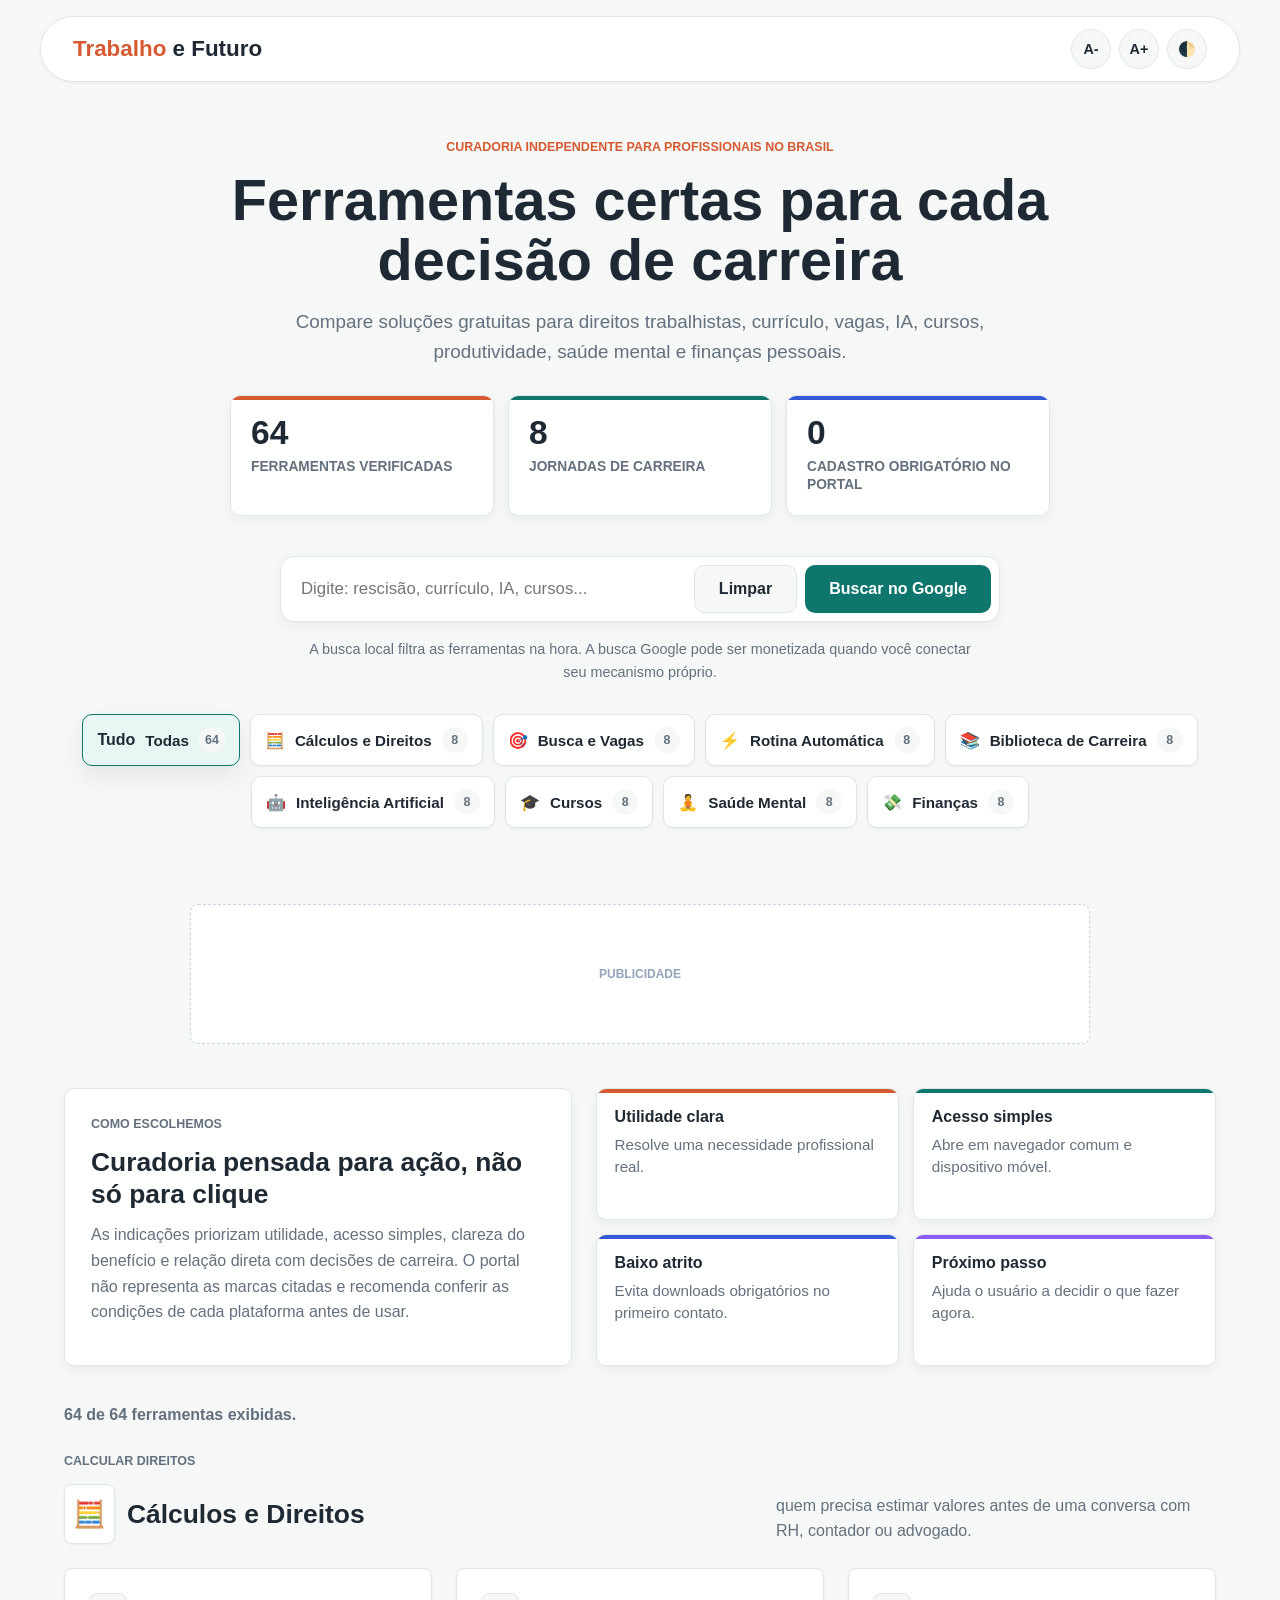
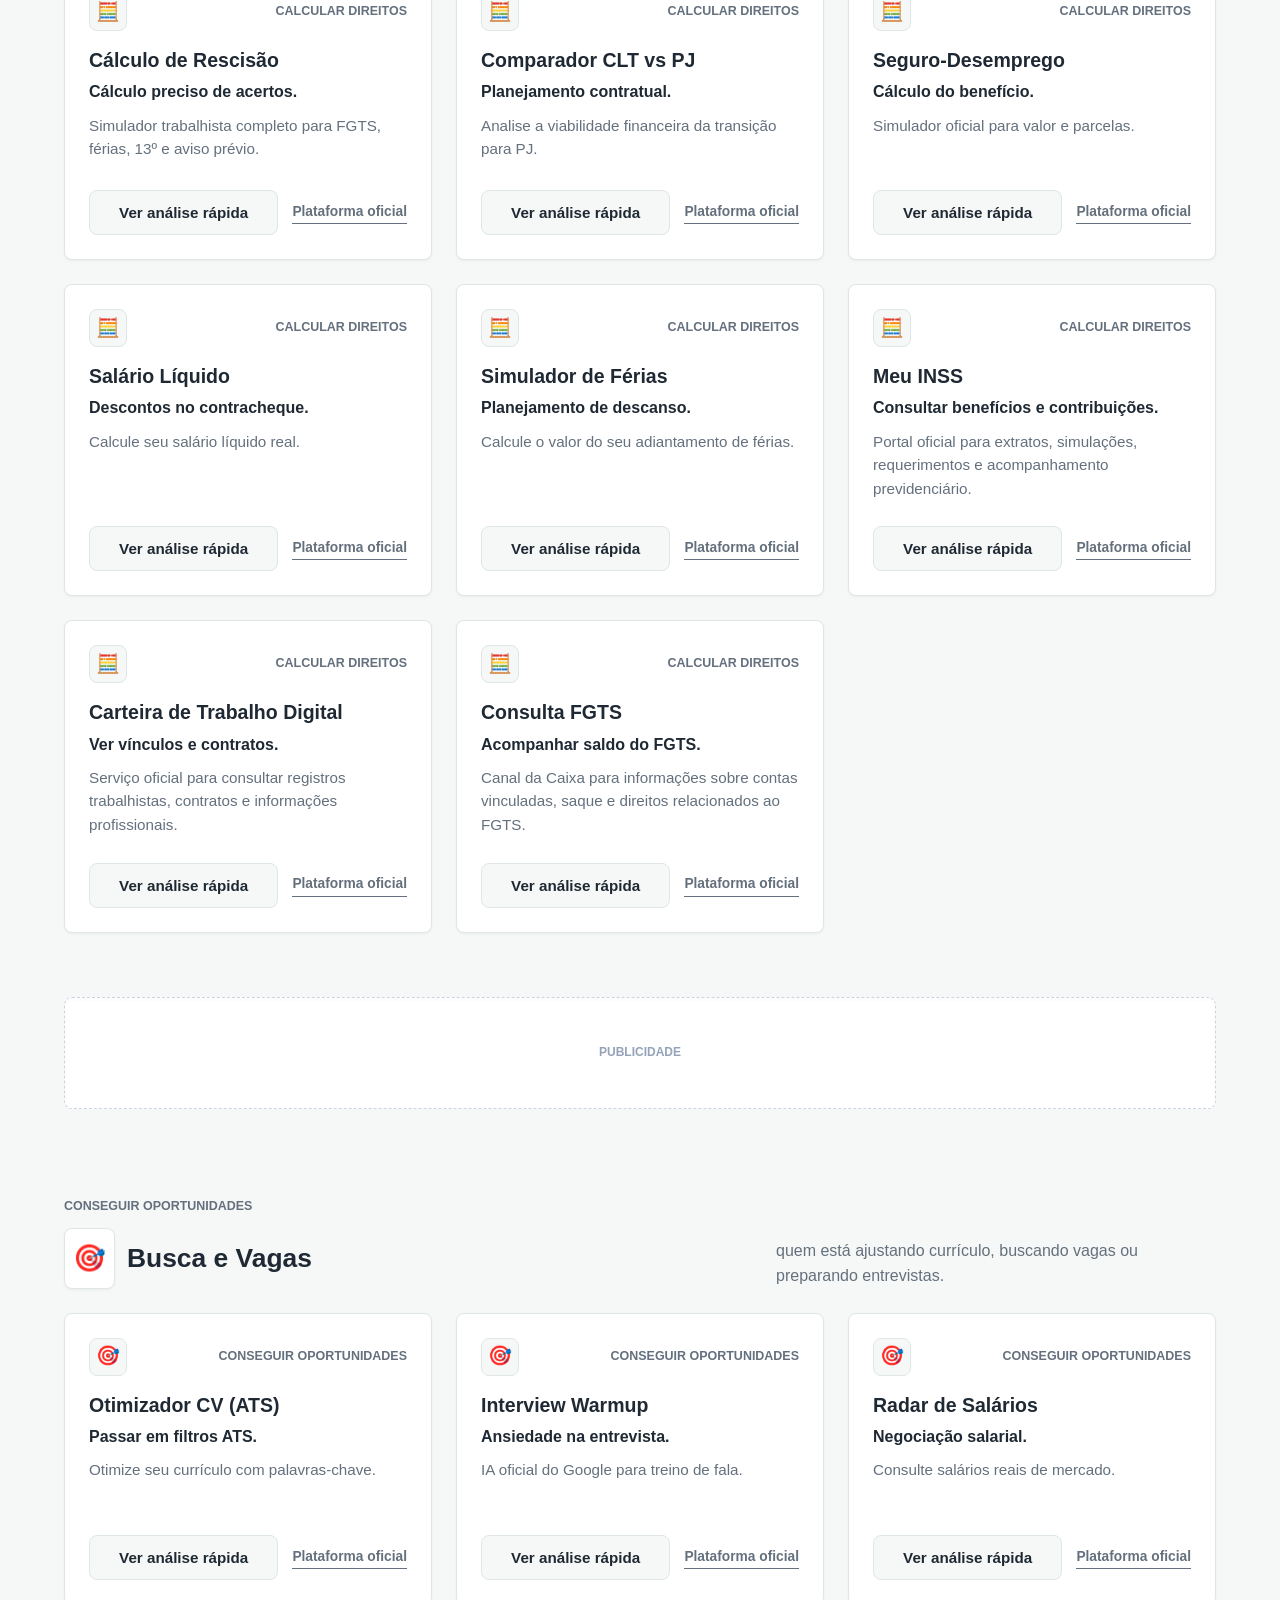
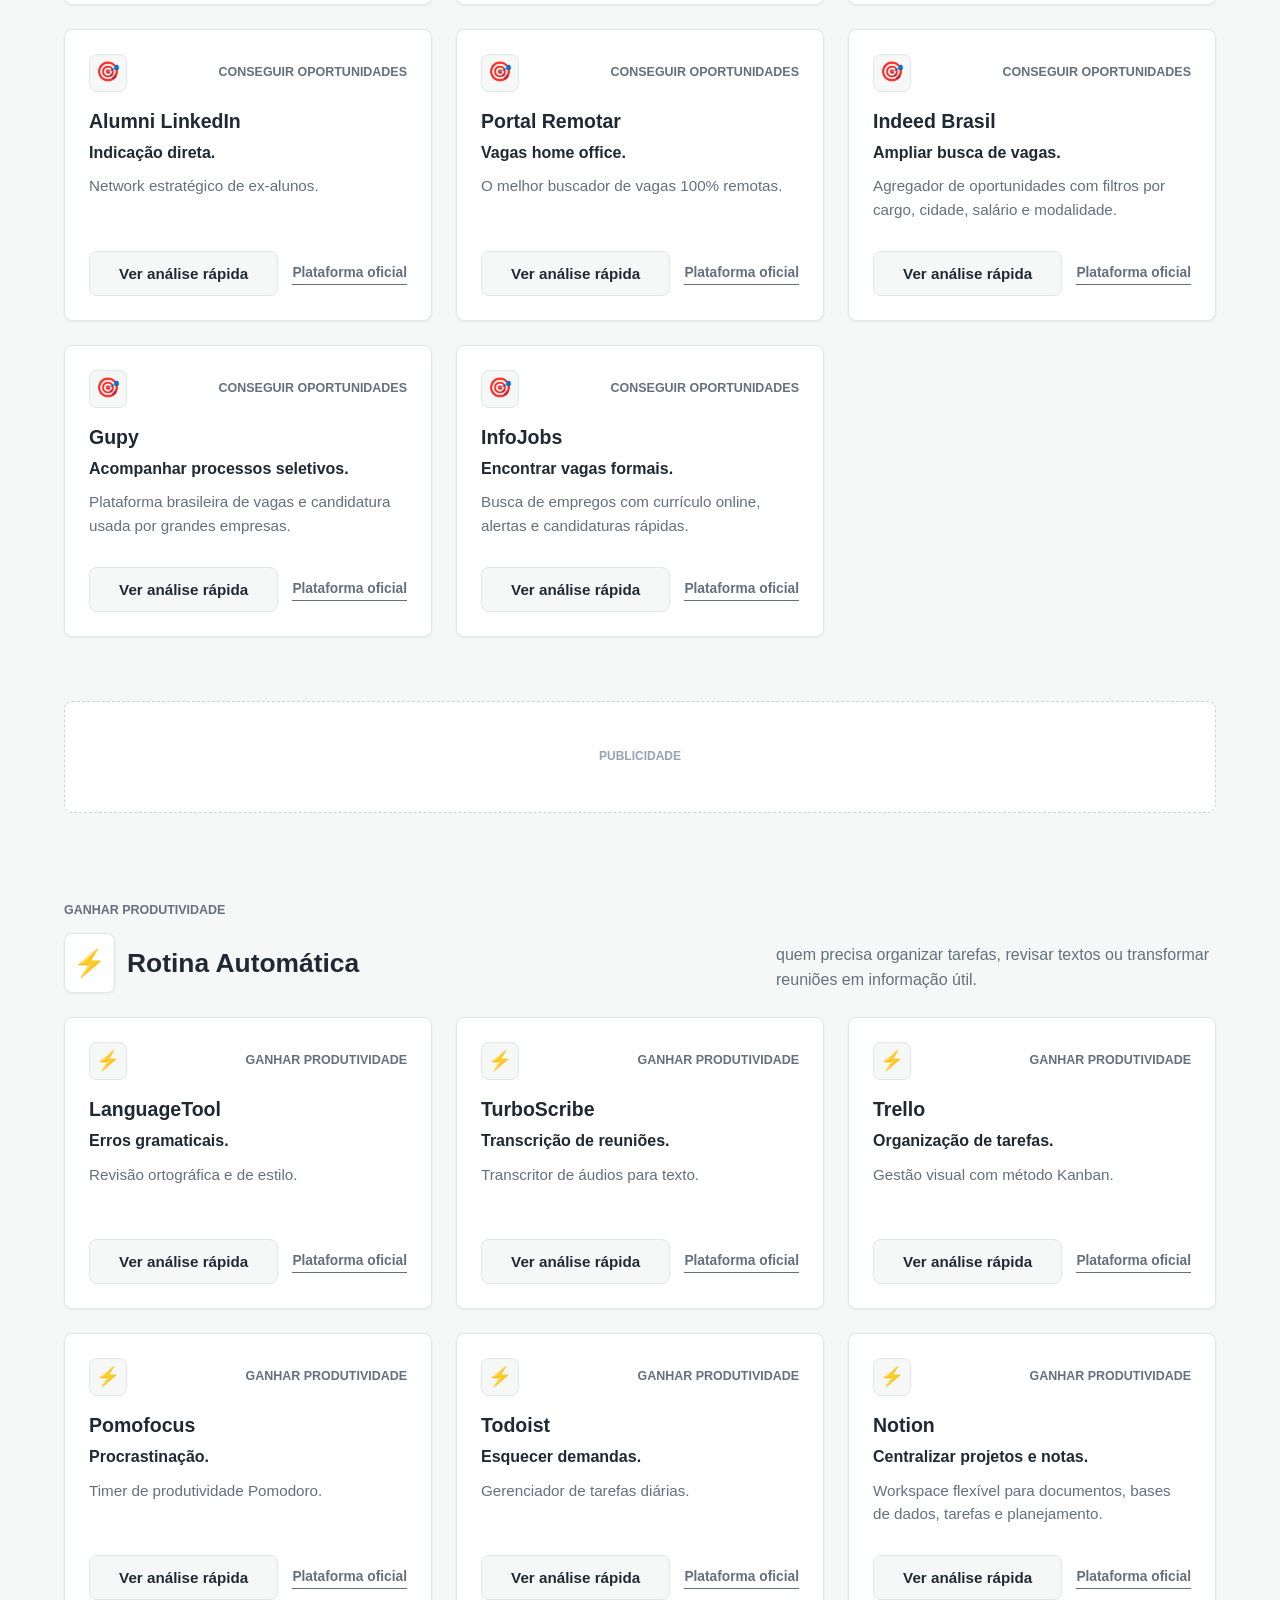
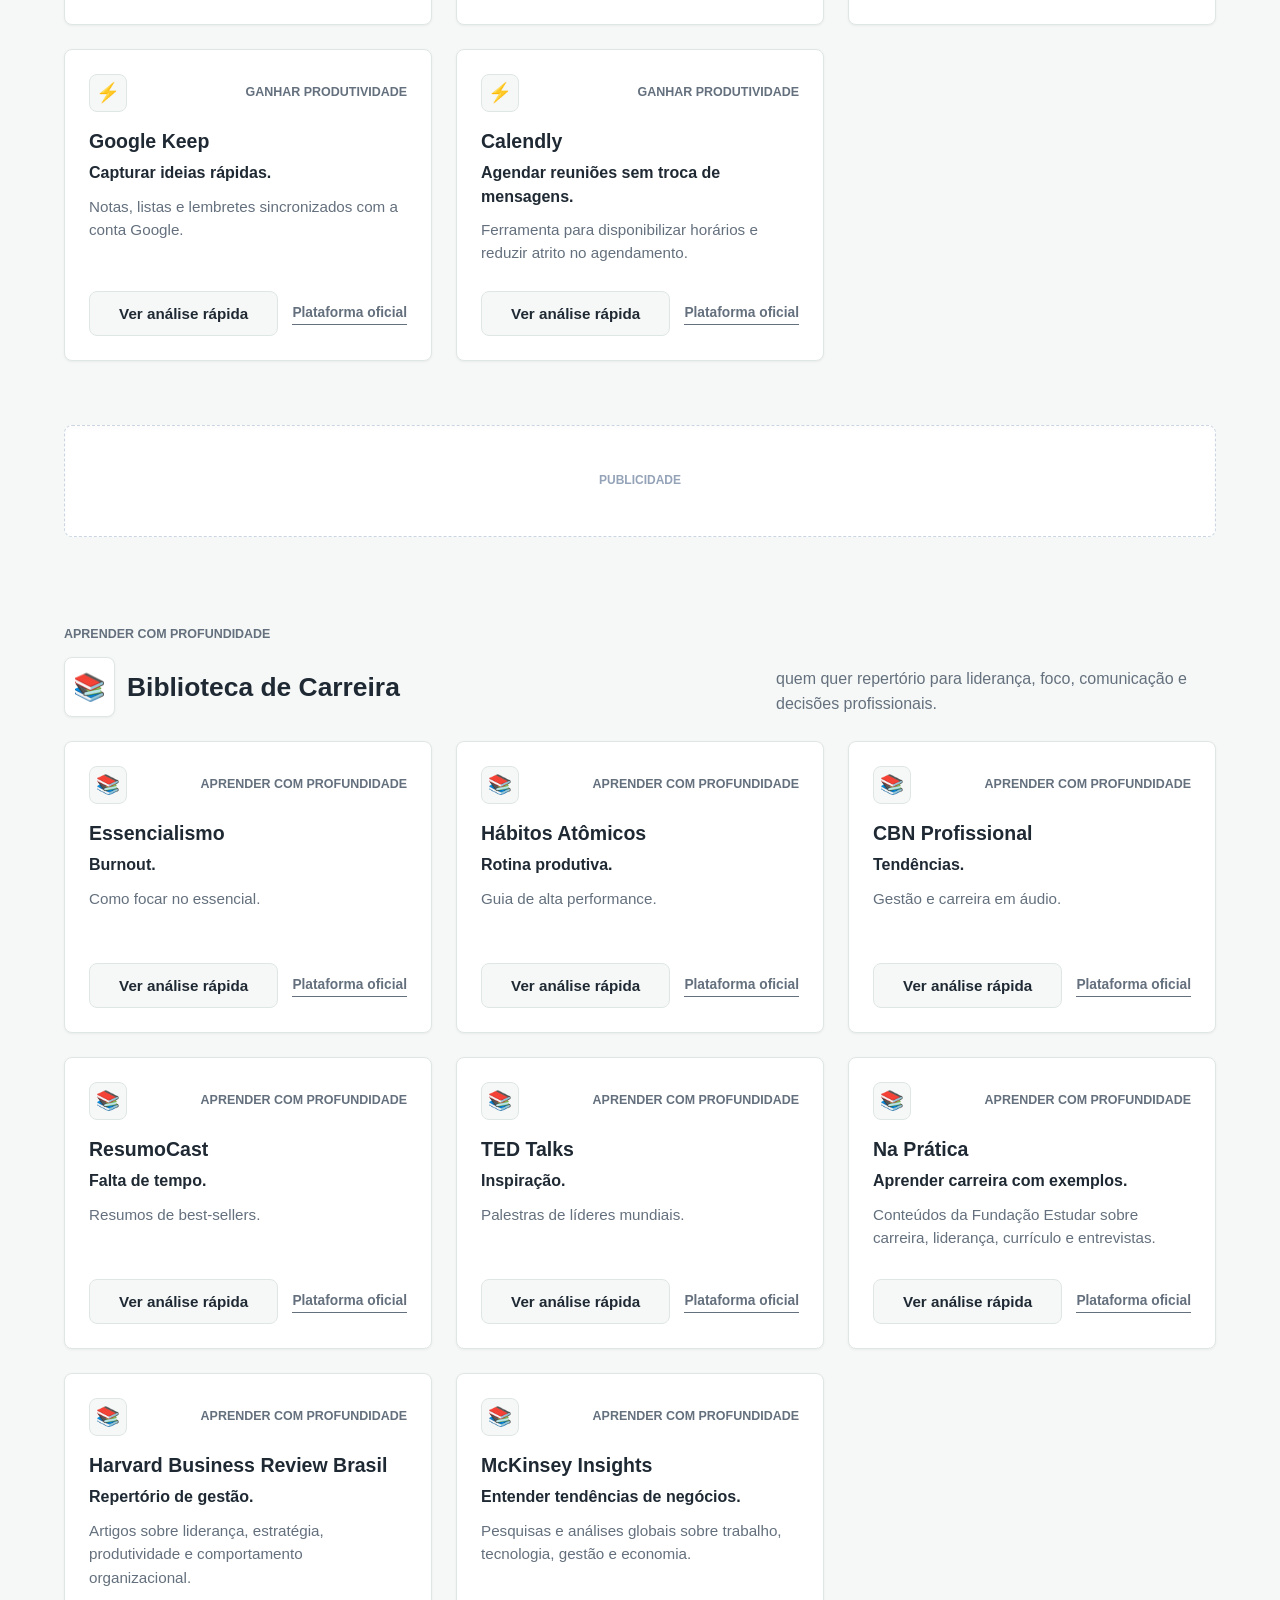
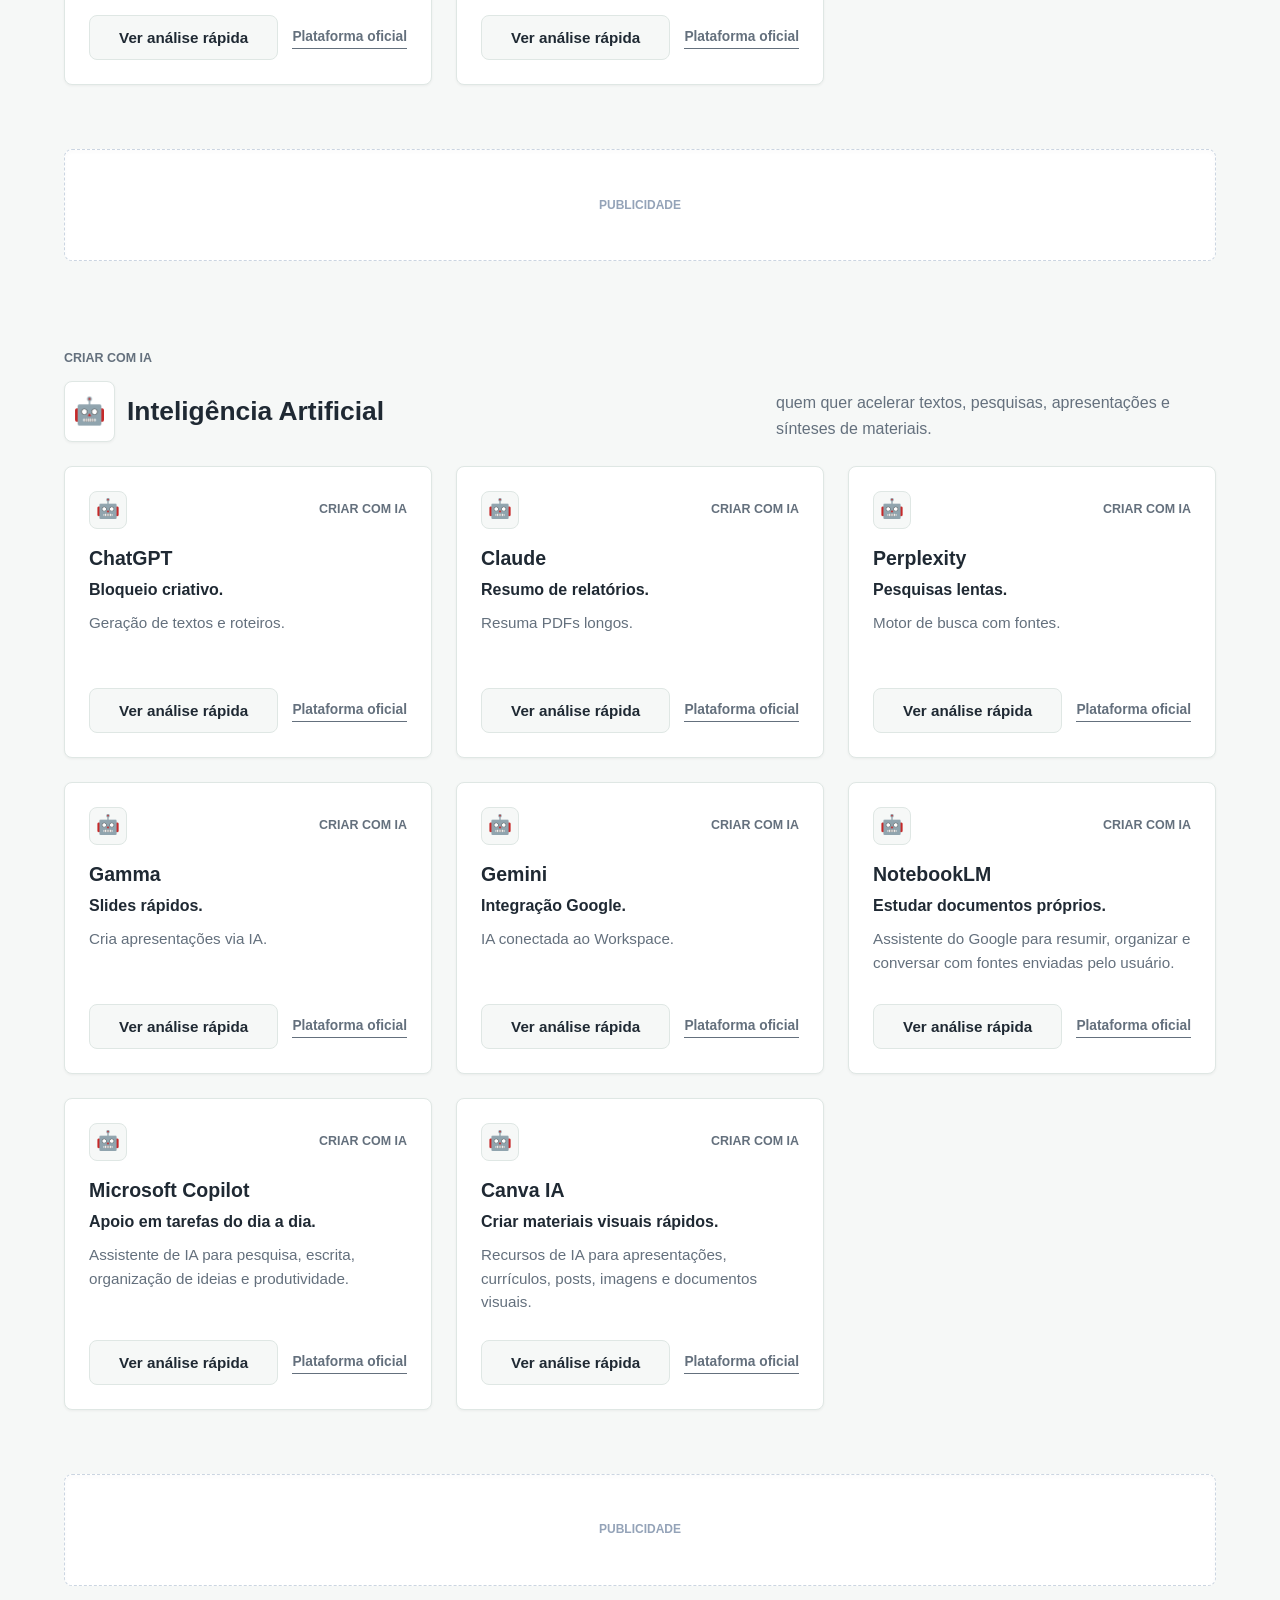
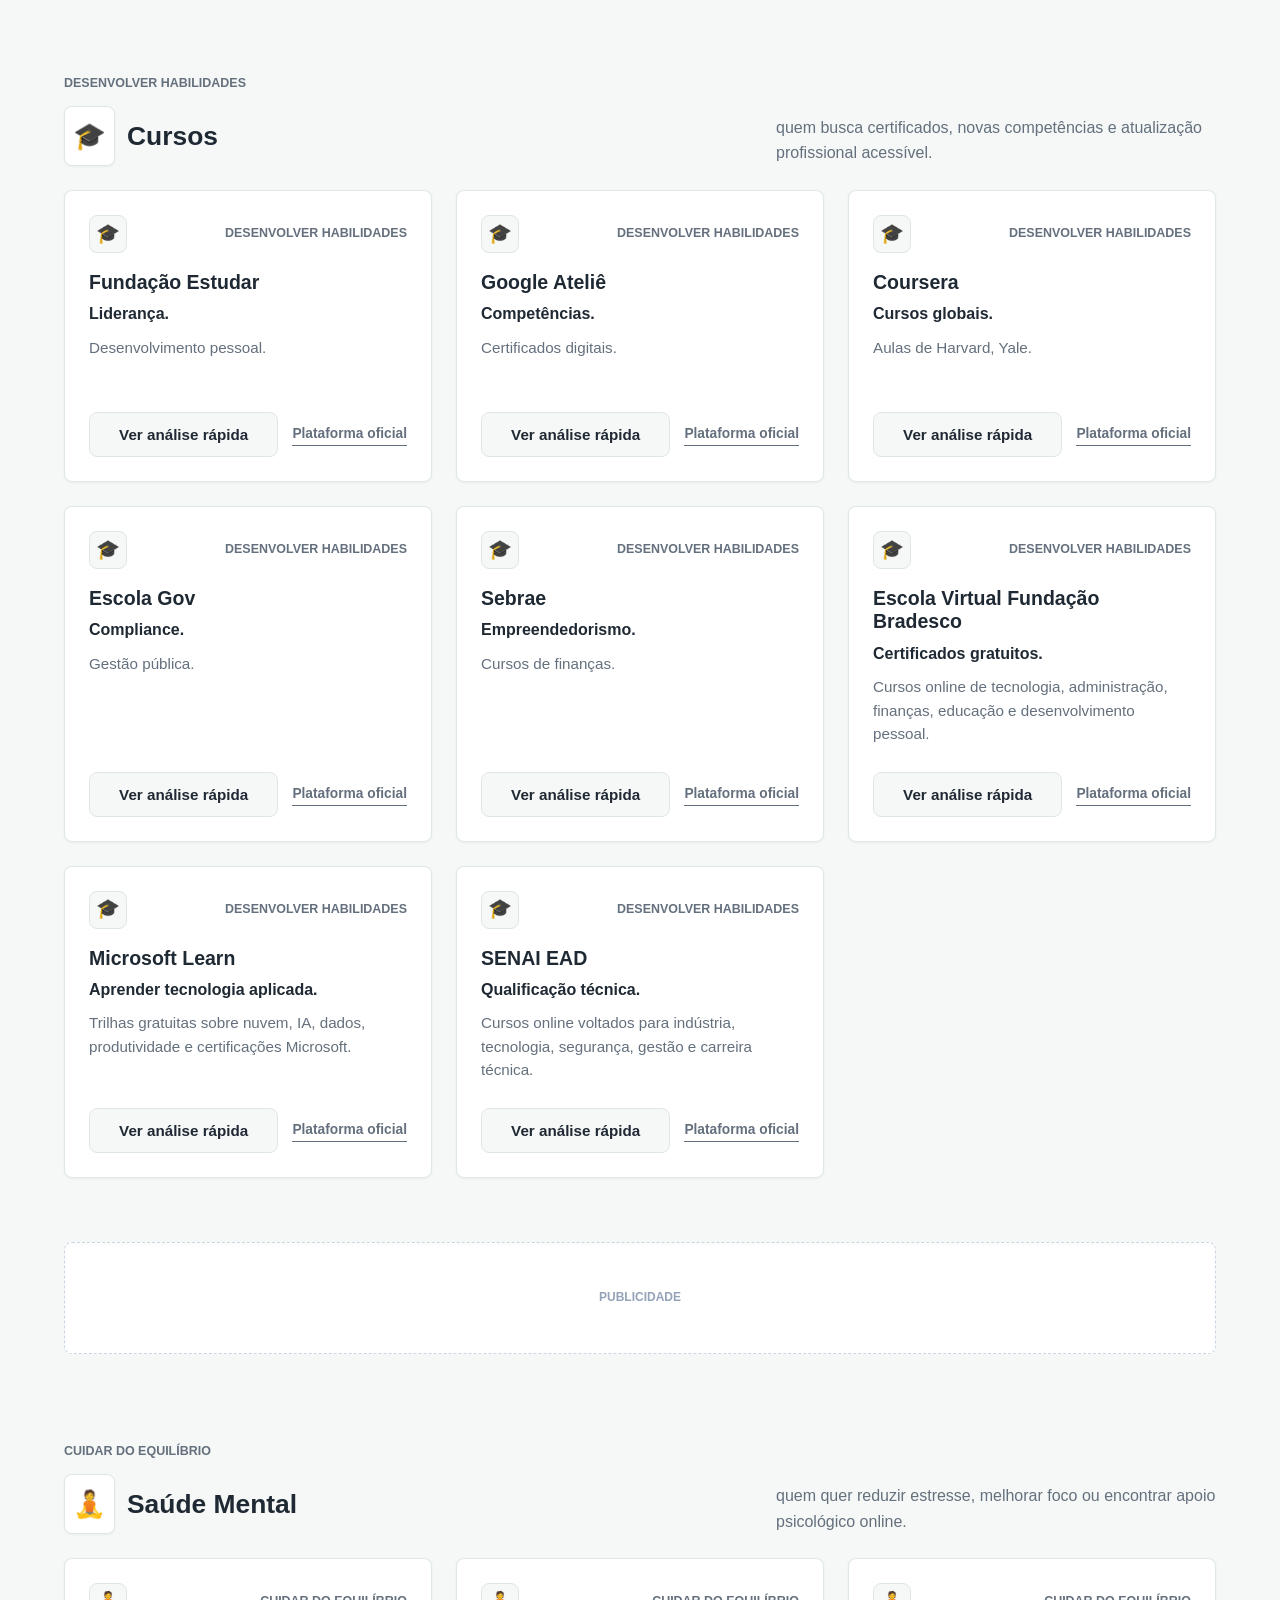
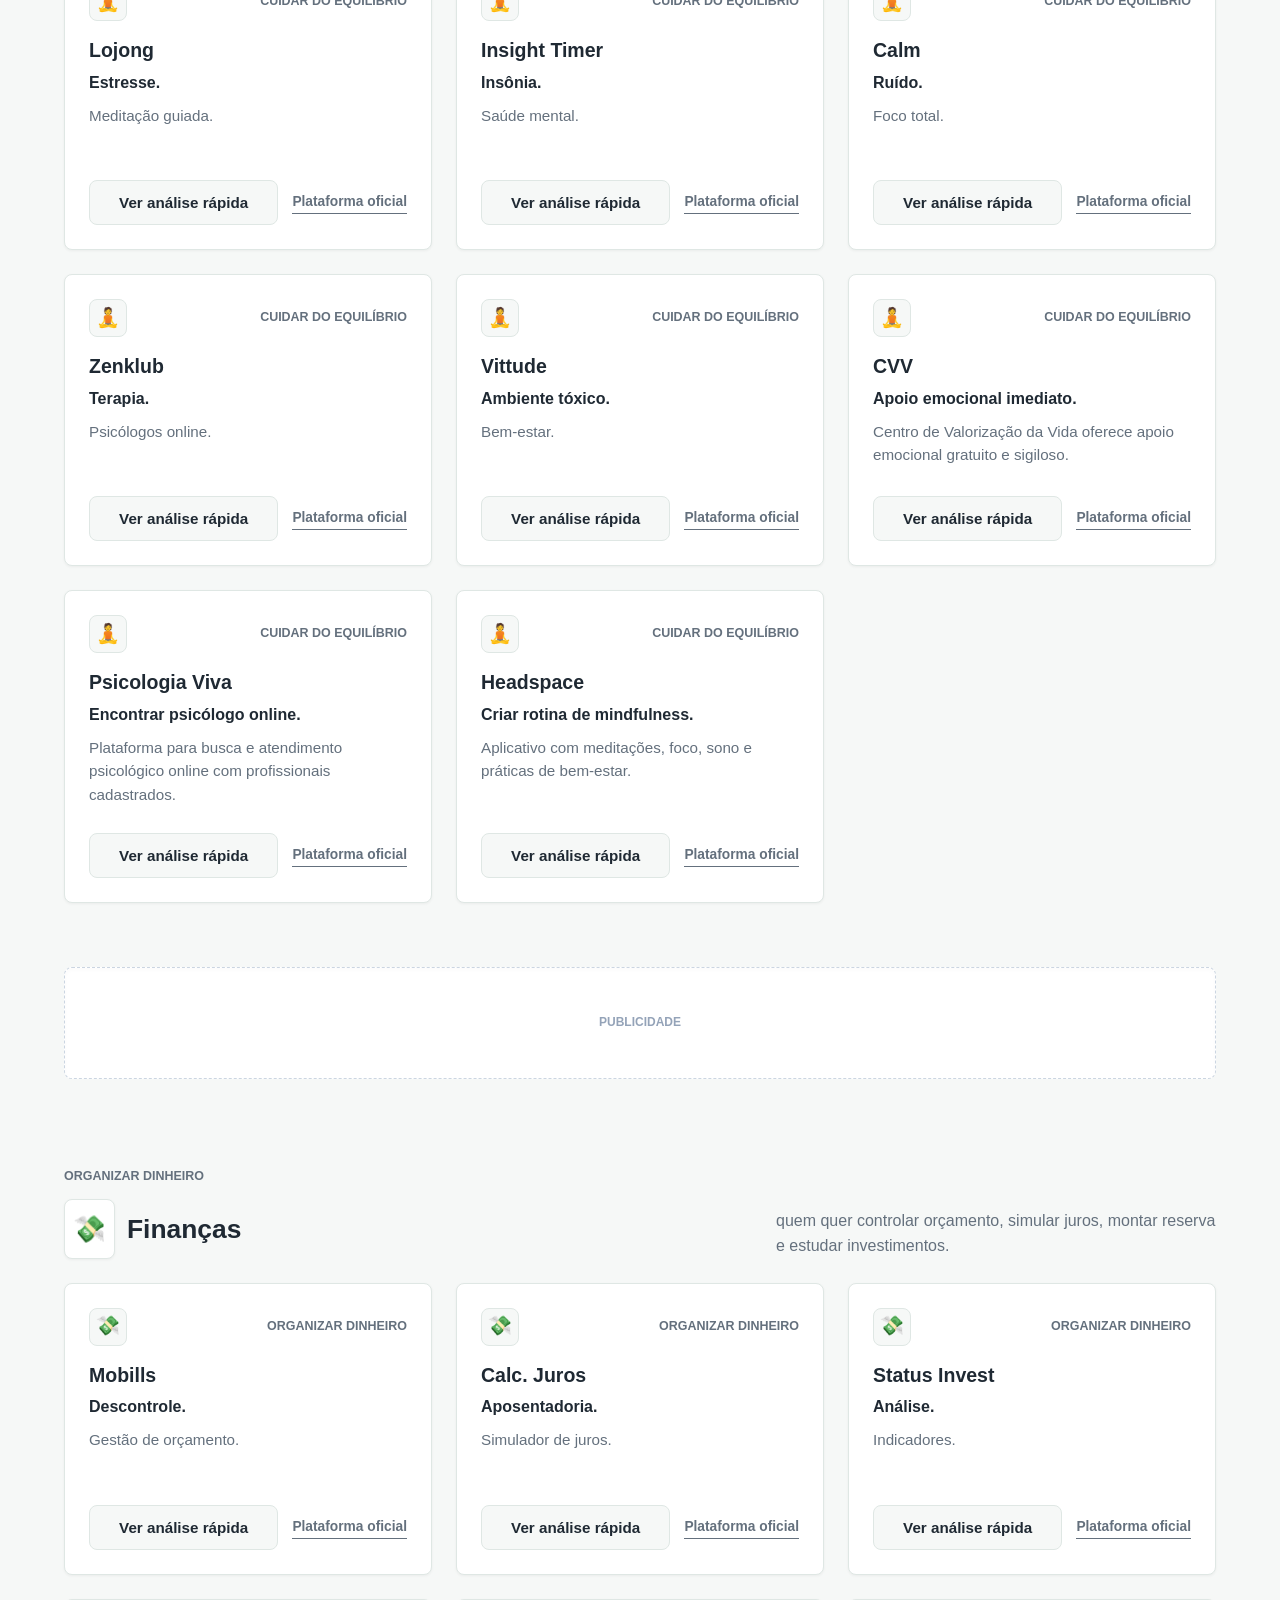
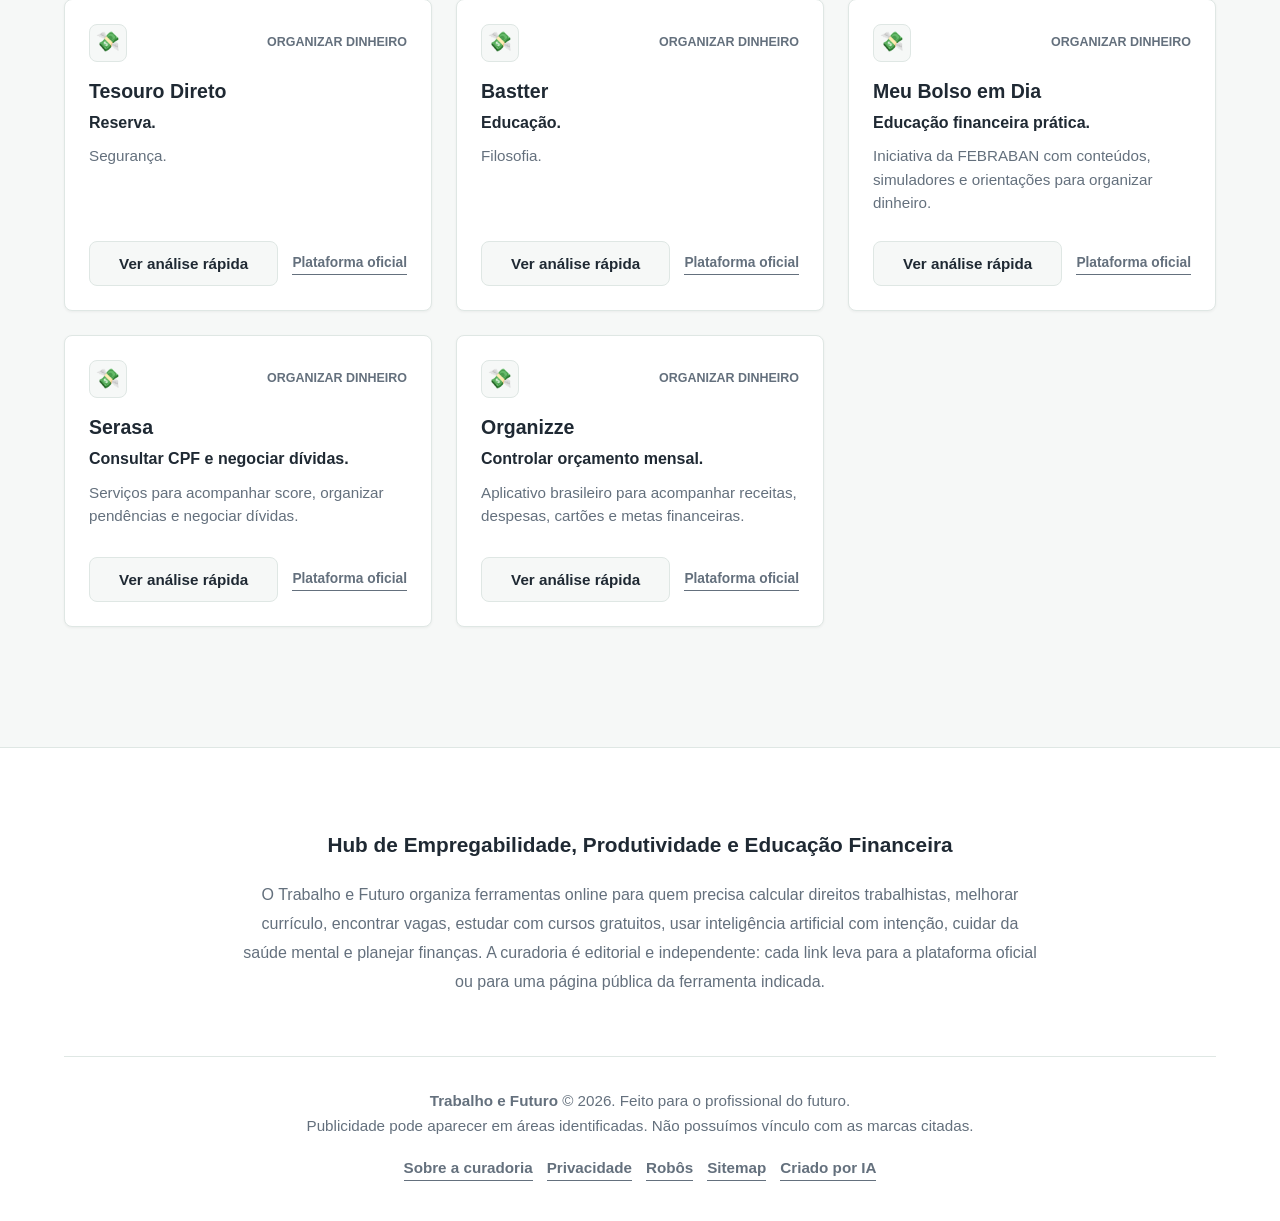
<file: index.html>
<!DOCTYPE html>
<html lang="pt-BR">
<head>
    <!-- Google Tag Manager -->
<script>(function(w,d,s,l,i){w[l]=w[l]||[];w[l].push({'gtm.start':
new Date().getTime(),event:'gtm.js'});var f=d.getElementsByTagName(s)[0],
j=d.createElement(s),dl=l!='dataLayer'?'&l='+l:'';j.async=true;j.src=
'https://www.googletagmanager.com/gtm.js?id='+i+dl;f.parentNode.insertBefore(j,f);
})(window,document,'script','dataLayer','GTM-WC8PTWHC');</script>
<!-- End Google Tag Manager -->
<script>(function(w,d,s,l,i){w[l]=w[l]||[];w[l].push({'gtm.start':new Date().getTime(),event:'gtm.js'});var f=d.getElementsByTagName(s)[0],j=d.createElement(s),dl=l!='dataLayer'?'&l='+l:'';j.async=true;j.src='https://www.googletagmanager.com/gtm.js?id='+i+dl;f.parentNode.insertBefore(j,f);})(window,document,'script','dataLayer','GTM-WC8PTWHC');</script>    
    <meta charset="UTF-8">
    <meta name="viewport" content="width=device-width, initial-scale=1.0">
    <title>Trabalho e Futuro | Ferramentas gratuitas para emprego, IA e finanças</title>
    <meta name="description" content="Curadoria independente de ferramentas gratuitas para carreira: direitos trabalhistas, vagas, currículo, IA, cursos, produtividade, saúde mental e finanças.">
    <meta name="robots" content="index,follow,max-image-preview:large">
    <link rel="canonical" href="https://trabalhoefuturo.com/">
    <meta name="google-adsense-account" content="ca-pub-6821135120244573">
    <link rel="stylesheet" href="style.css">
    <meta property="og:type" content="website">
    <meta property="og:title" content="Trabalho e Futuro | Ferramentas gratuitas para crescer na carreira">
    <meta property="og:description" content="Compare, filtre e acesse ferramentas úteis para emprego, currículo, IA, cursos, produtividade e finanças pessoais.">
    <meta property="og:image" content="https://trabalhoefuturo.com/capa.jpeg">
    <meta property="og:url" content="https://trabalhoefuturo.com/">
    <meta property="og:locale" content="pt_BR">
    <meta name="twitter:card" content="summary_large_image">

    <link rel="manifest" href="manifest.json">
    <meta name="theme-color" content="#f8fafc">
    <link rel="apple-touch-icon" href="icone-192.png">
    <script type="application/ld+json">
    {
      "@context": "https://schema.org",
      "@type": "WebSite",
      "name": "Trabalho e Futuro",
      "url": "https://trabalhoefuturo.com/",
      "description": "Curadoria independente de ferramentas gratuitas para carreira, produtividade, inteligência artificial, cursos, direitos trabalhistas e finanças.",
      "inLanguage": "pt-BR",
      "publisher": {
        "@type": "Organization",
        "name": "Trabalho e Futuro",
        "url": "https://trabalhoefuturo.com/"
      },
      "potentialAction": {
        "@type": "SearchAction",
        "target": "https://trabalhoefuturo.com/?q={search_term_string}",
        "query-input": "required name=search_term_string"
      }
    }
    </script>
</head>
<body>
    <!-- Google Tag Manager (noscript) -->
<noscript><iframe src="https://www.googletagmanager.com/ns.html?id=GTM-WC8PTWHC"
height="0" width="0" style="display:none;visibility:hidden"></iframe></noscript>
<!-- End Google Tag Manager (noscript) -->
    <noscript><iframe src="https://www.googletagmanager.com/ns.html?id=GTM-WC8PTWHC" height="0" width="0" style="display:none;visibility:hidden"></iframe></noscript>
    <a class="skip-link" href="#lista-ferramentas">Ir para ferramentas</a>

    <header class="cabecalho-site">
        <div class="container nav-bar">
            <a class="logotipo" href="./index.html" aria-label="Trabalho e Futuro">Trabalho <span>e Futuro</span></a>
            
            <div class="controles-a11y" aria-label="Controles de Acessibilidade">
                <button type="button" id="btn-fonte-menos" class="btn-a11y" aria-label="Diminuir tamanho da fonte">A-</button>
                <button type="button" id="btn-fonte-mais" class="btn-a11y" aria-label="Aumentar tamanho da fonte">A+</button>
                <button type="button" id="btn-tema" class="btn-a11y" aria-label="Alternar tema claro e escuro">🌓</button>
            </div>
        </div>
    </header>

    <main class="container" id="conteudo-principal">
        
        <section class="hero">
            <p class="hero-kicker">Curadoria independente para profissionais no Brasil</p>
            <h1 class="hero-title">Ferramentas certas para cada decisão de carreira</h1>
            <p class="hero-subtitle">Compare soluções gratuitas para direitos trabalhistas, currículo, vagas, IA, cursos, produtividade, saúde mental e finanças pessoais.</p>
            <div class="hero-metricas" aria-label="Resumo da curadoria">
                <span class="metrica-card metrica-ferramentas"><strong id="total-ferramentas">64</strong><small>ferramentas verificadas</small></span>
                <span class="metrica-card metrica-jornadas"><strong id="total-categorias">8</strong><small>jornadas de carreira</small></span>
                <span class="metrica-card metrica-cadastro"><strong>0</strong><small>cadastro obrigatório no portal</small></span>
            </div>
            
            <div class="busca-container" role="search">
                <label class="sr-only" for="campo-busca">Pesquisar no portal</label>
                <div class="busca-form">
                    <input id="campo-busca" type="search" placeholder="Digite: rescisão, currículo, IA, cursos..." autocomplete="off">
                    <div class="busca-acoes">
                        <button type="button" id="btn-limpar-busca" class="btn-busca secundario">Limpar</button>
                        <button type="button" id="btn-google-busca" class="btn-busca google">Buscar no Google</button>
                    </div>
                </div>
                <p id="google-search-status" class="google-search-status">A busca local filtra as ferramentas na hora. A busca Google pode ser monetizada quando você conectar seu mecanismo próprio.</p>
            </div>
            
            <nav id="bento-menu" class="bento-grid-container" aria-label="Navegação rápida por categorias"></nav>
        </section>

        <section id="google-search-panel" class="google-search-panel hidden" aria-labelledby="google-search-title">
            <div class="google-search-header">
                <div>
                    <p class="section-kicker">Busca Google do portal</p>
                    <h2 id="google-search-title">Resultados complementares</h2>
                </div>
                <button type="button" id="btn-fechar-google" class="btn-busca secundario">Fechar</button>
            </div>
            <div id="google-resultados"></div>
        </section>

        <div class="espaco-respiro"></div>
        <div class="area-adsense ads-vip">
            <p class="ads-label">Publicidade</p>
        </div>
        <div class="espaco-respiro"></div>

        <section class="painel-curadoria" aria-labelledby="titulo-curadoria">
            <div>
                <p class="section-kicker">Como escolhemos</p>
                <h2 id="titulo-curadoria">Curadoria pensada para ação, não só para clique</h2>
                <p>As indicações priorizam utilidade, acesso simples, clareza do benefício e relação direta com decisões de carreira. O portal não representa as marcas citadas e recomenda conferir as condições de cada plataforma antes de usar.</p>
            </div>
            <ul class="criterios-lista" aria-label="Critérios de seleção">
                <li class="criterio-card criterio-utilidade"><strong>Utilidade clara</strong><span>Resolve uma necessidade profissional real.</span></li>
                <li class="criterio-card criterio-acesso"><strong>Acesso simples</strong><span>Abre em navegador comum e dispositivo móvel.</span></li>
                <li class="criterio-card criterio-seguranca"><strong>Baixo atrito</strong><span>Evita downloads obrigatórios no primeiro contato.</span></li>
                <li class="criterio-card criterio-decisao"><strong>Próximo passo</strong><span>Ajuda o usuário a decidir o que fazer agora.</span></li>
            </ul>
        </section>

        <p id="status-resultados" class="status-resultados" aria-live="polite"></p>
        <div id="lista-ferramentas"></div>
    </main>

    <div id="modal-overlay" class="modal-overlay hidden" onclick="fecharAoClicarFora(event)" aria-hidden="true">
        <div id="modal-ferramenta" class="modal-content" role="dialog" aria-modal="true" aria-labelledby="artigo-titulo">
            <button type="button" class="btn-fechar" onclick="fecharTodosModais()" aria-label="Fechar janela">✕</button>
            
            <div class="modal-header-compacto">
                <span id="artigo-emoji" class="emoji-medio" aria-hidden="true"></span>
                <div>
                    <h2 id="artigo-titulo"></h2>
                    <span id="artigo-categoria" class="tag-categoria"></span>
                </div>
            </div>

            <div class="dor-box">
                <strong>Resolve o problema:</strong>
                <p id="artigo-dor"></p>
            </div>

            <div class="artigo-corpo">
                <p id="artigo-descricao"></p>
                <dl class="detalhes-editoriais">
                    <div>
                        <dt>Melhor para</dt>
                        <dd id="artigo-melhor-para"></dd>
                    </div>
                    <div>
                        <dt>Atenção antes de usar</dt>
                        <dd id="artigo-cuidado"></dd>
                    </div>
                </dl>
            </div>

            <div class="acoes-ferramenta">
                <a id="artigo-link" href="#" target="_blank" rel="noopener noreferrer" class="btn-primario">Acessar Plataforma Oficial</a>
                <button type="button" id="btn-reportar" class="btn-reportar-link">Reportar link quebrado</button>
                
                <div class="share-buttons">
                    <p class="share-title">Compartilhar ferramenta útil:</p>
                    <div class="share-icons" id="botoes-compartilhamento"></div>
                </div>
            </div>
            
            <div class="area-adsense ads-modal">
                <p class="ads-label">Publicidade</p>
            </div>
        </div>
    </div>

    <footer class="rodape-site">
        <div class="container">
            <article class="sobre-portal-rodape">
                <h2>Hub de Empregabilidade, Produtividade e Educação Financeira</h2>
                <p>O Trabalho e Futuro organiza ferramentas online para quem precisa calcular direitos trabalhistas, melhorar currículo, encontrar vagas, estudar com cursos gratuitos, usar inteligência artificial com intenção, cuidar da saúde mental e planejar finanças. A curadoria é editorial e independente: cada link leva para a plataforma oficial ou para uma página pública da ferramenta indicada.</p>
            </article>

            <div class="rodape-main">
                <p><strong>Trabalho e Futuro</strong> &copy; 2026. Feito para o profissional do futuro.</p>
                <p>Publicidade pode aparecer em áreas identificadas. Não possuímos vínculo com as marcas citadas.</p>
                <nav class="links-rodape" aria-label="Links institucionais">
                    <a href="sobre.html">Sobre a curadoria</a>
                    <a href="privacidade.html">Privacidade</a>
                    <a href="robots.txt">Robôs</a>
                    <a href="sitemap.xml">Sitemap</a>
                    <a href="https://basalces.com/" target="_blank">Criado por IA</a>
                </nav>
            </div>
        </div>
    </footer>

    <script src="script.js?v=1.0"></script>
</body>
</html>
</file>
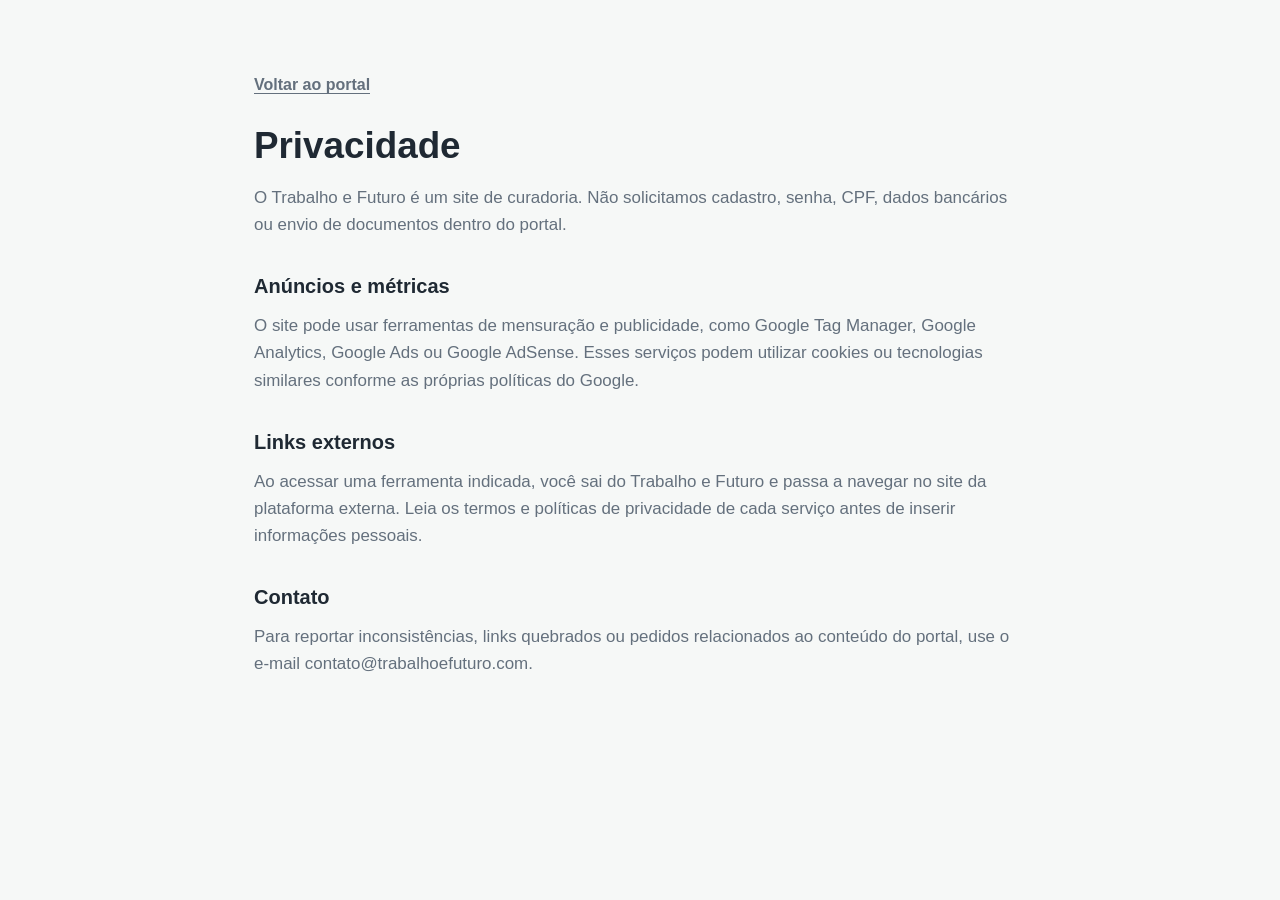
<file: privacidade.html>
<!DOCTYPE html>
<html lang="pt-BR">
<head>
    <meta charset="UTF-8">
    <meta name="viewport" content="width=device-width, initial-scale=1.0">
    <title>Privacidade | Trabalho e Futuro</title>
    <meta name="description" content="Política de privacidade do Trabalho e Futuro, incluindo uso de anúncios, ferramentas externas e dados técnicos.">
    <meta name="robots" content="index,follow">
    <link rel="canonical" href="https://paulinbasalces.github.io/carreirahub/privacidade.html">
    <link rel="stylesheet" href="style.css?v=19">
</head>
<body>
    <main class="container pagina-institucional">
        <a class="link-voltar" href="./index.html">Voltar ao portal</a>
        <h1>Privacidade</h1>
        <p>O Trabalho e Futuro é um site de curadoria. Não solicitamos cadastro, senha, CPF, dados bancários ou envio de documentos dentro do portal.</p>
        <h2>Anúncios e métricas</h2>
        <p>O site pode usar ferramentas de mensuração e publicidade, como Google Tag Manager, Google Analytics, Google Ads ou Google AdSense. Esses serviços podem utilizar cookies ou tecnologias similares conforme as próprias políticas do Google.</p>
        <h2>Links externos</h2>
        <p>Ao acessar uma ferramenta indicada, você sai do Trabalho e Futuro e passa a navegar no site da plataforma externa. Leia os termos e políticas de privacidade de cada serviço antes de inserir informações pessoais.</p>
        <h2>Contato</h2>
        <p>Para reportar inconsistências, links quebrados ou pedidos relacionados ao conteúdo do portal, use o e-mail contato@trabalhoefuturo.com.</p>
    </main>
</body>
</html>
</file>
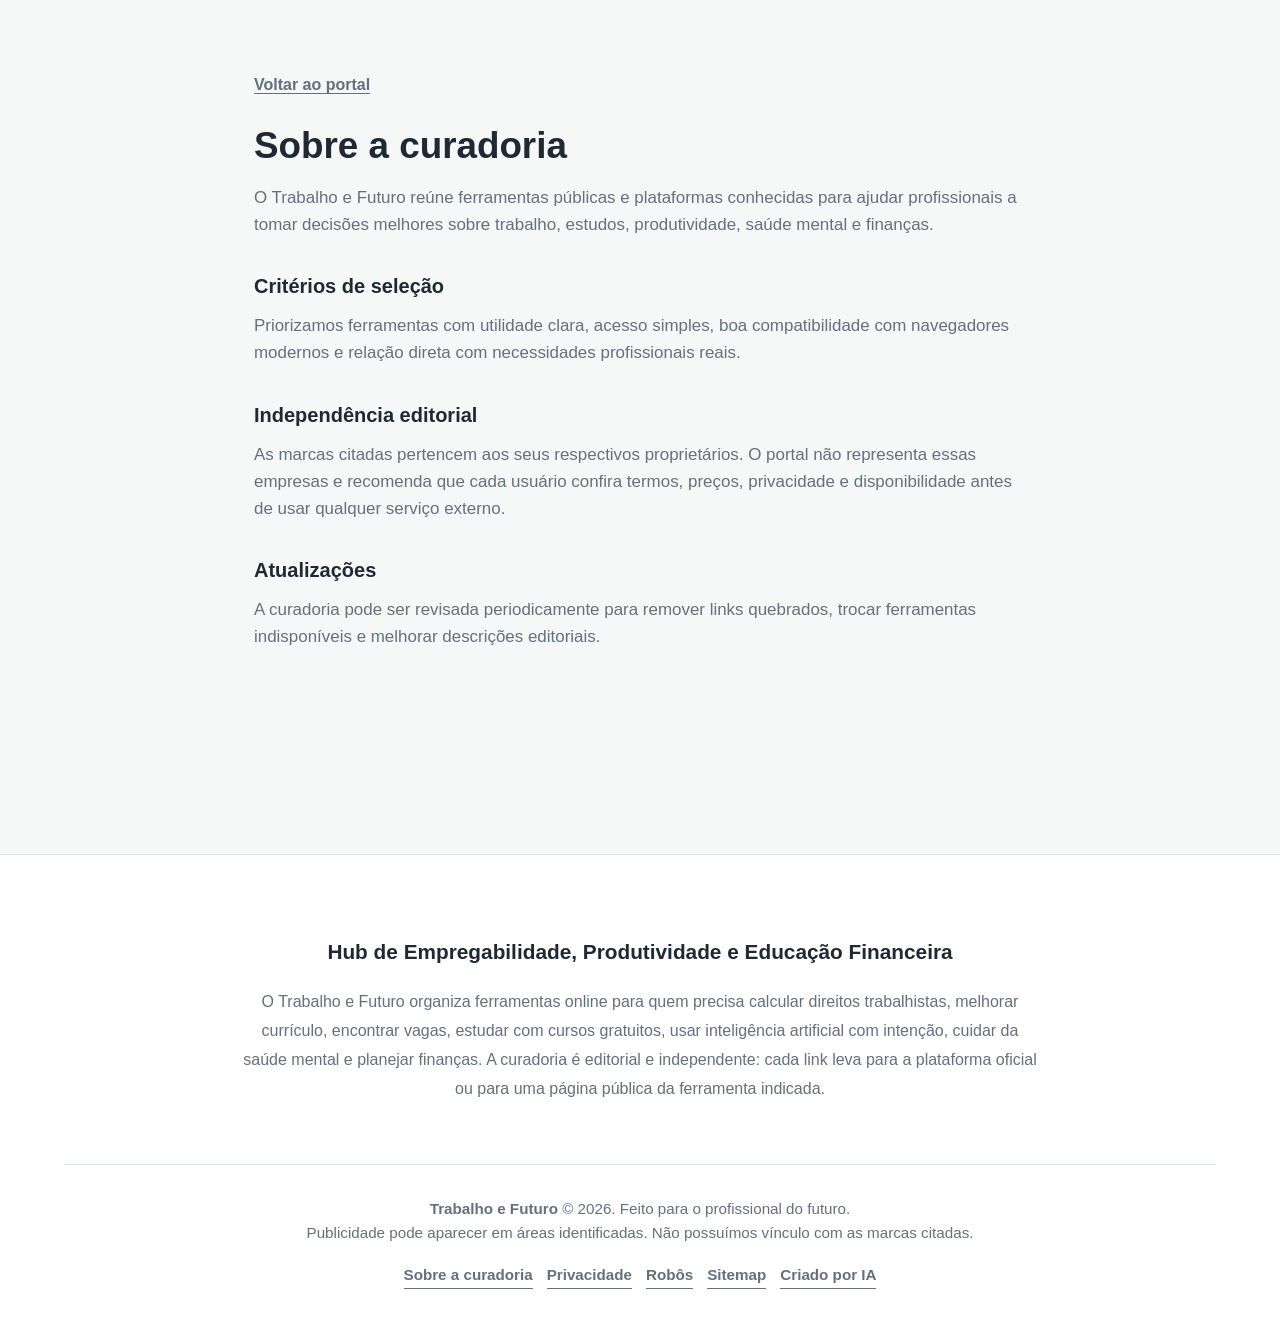
<file: sobre.html>
<!DOCTYPE html>
<html lang="pt-BR">
<head>
    <meta charset="UTF-8">
    <meta name="viewport" content="width=device-width, initial-scale=1.0">
    <title>Sobre a curadoria | Trabalho e Futuro</title>
    <meta name="description" content="Entenda como o Trabalho e Futuro organiza ferramentas de carreira, produtividade, IA, cursos e finanças.">
    <meta name="robots" content="index,follow">
    <link rel="canonical" href="https://trabalhoefuturo.com/sobre.html">
    <link rel="stylesheet" href="style.css?v=19">
</head>
<body>
    <main class="container pagina-institucional">
        <a class="link-voltar" href="./index.html">Voltar ao portal</a>
        <h1>Sobre a curadoria</h1>
        <p>O Trabalho e Futuro reúne ferramentas públicas e plataformas conhecidas para ajudar profissionais a tomar decisões melhores sobre trabalho, estudos, produtividade, saúde mental e finanças.</p>
        <h2>Critérios de seleção</h2>
        <p>Priorizamos ferramentas com utilidade clara, acesso simples, boa compatibilidade com navegadores modernos e relação direta com necessidades profissionais reais.</p>
        <h2>Independência editorial</h2>
        <p>As marcas citadas pertencem aos seus respectivos proprietários. O portal não representa essas empresas e recomenda que cada usuário confira termos, preços, privacidade e disponibilidade antes de usar qualquer serviço externo.</p>
        <h2>Atualizações</h2>
        <p>A curadoria pode ser revisada periodicamente para remover links quebrados, trocar ferramentas indisponíveis e melhorar descrições editoriais.</p>
    </main>

    <footer class="rodape-site">
        <div class="container">
            <article class="sobre-portal-rodape">
                <h2>Hub de Empregabilidade, Produtividade e Educação Financeira</h2>
                <p>O Trabalho e Futuro organiza ferramentas online para quem precisa calcular direitos trabalhistas, melhorar currículo, encontrar vagas, estudar com cursos gratuitos, usar inteligência artificial com intenção, cuidar da saúde mental e planejar finanças. A curadoria é editorial e independente: cada link leva para a plataforma oficial ou para uma página pública da ferramenta indicada.</p>
            </article>

            <div class="rodape-main">
                <p><strong>Trabalho e Futuro</strong> &copy; 2026. Feito para o profissional do futuro.</p>
                <p>Publicidade pode aparecer em áreas identificadas. Não possuímos vínculo com as marcas citadas.</p>
                <nav class="links-rodape" aria-label="Links institucionais">
                    <a href="sobre.html" target="_blank">Sobre a curadoria</a>
                    <a href="privacidade.html" target="_blank">Privacidade</a>
                    <a href="robots.txt" target="_blank">Robôs</a>
                    <a href="sitemap.xml" target="_blank">Sitemap</a>
                    <a href="https://basalces.com/" target="_blank">Criado por IA</a>
                </nav>
            </div>
        </div>
    </footer>
    
</body>
</html>
</file>
<file: style.css>
/* =========================================
   UX 2026: DESIGN SYSTEM SAAS (CLEAN & SPACIOUS)
   ========================================= */

:root {
  --bg-base: #f6f8f7;
  --text-main: #1f2933;
  --text-muted: #64707d;
  --card-bg: #ffffff;
  --accent-primary: #d65a31;
  --accent-secondary: #0f766e;
  --accent-focus: #3657d6;
  --accent-soft: #e9f7f4;
  --border-light: #dfe7e4;
  
  --whatsapp: #25D366; --linkedin: #0077b5; --twitter-x: #0f1419; 
  --telegram: #0088cc; --bluesky: #1185fe; --threads: #000000;
  
  --shadow-sm: 0 1px 3px rgba(0, 0, 0, 0.05);
  --shadow-md: 0 4px 12px rgba(0, 0, 0, 0.05);
  --shadow-hover: 0 10px 25px rgba(0, 0, 0, 0.08);
  
  --radius-card: 8px;
  --radius-pill: 100px;
}

[data-theme="dark"] {
  --bg-base: #111827; --text-main: #f8fafc; --text-muted: #a8b3c1;
  --card-bg: #1f2937; --border-light: #374151; --accent-secondary: #5eead4; --accent-soft: #132f31;
  --twitter-x: #ffffff; --threads: #ffffff;
}

* { box-sizing: border-box; margin: 0; padding: 0; font-family: -apple-system, BlinkMacSystemFont, "SF Pro Display", "Segoe UI", Roboto, sans-serif; -webkit-font-smoothing: antialiased; letter-spacing: 0; }

body { background-color: var(--bg-base); color: var(--text-main); line-height: 1.6; transition: background-color 0.3s, color 0.3s; }
.container { max-width: 1200px; margin: 0 auto; padding: 0 24px; }
.hidden { display: none !important; opacity: 0; pointer-events: none; }
*:focus-visible { outline: 2px solid var(--accent-focus); outline-offset: 4px; border-radius: 8px; }
.sr-only { position: absolute; width: 1px; height: 1px; padding: 0; margin: -1px; overflow: hidden; clip: rect(0, 0, 0, 0); white-space: nowrap; border: 0; }
.skip-link { position: fixed; top: 12px; left: 12px; z-index: 2000; transform: translateY(-140%); background: var(--text-main); color: var(--bg-base); padding: 10px 14px; border-radius: 8px; text-decoration: none; font-weight: 700; }
.skip-link:focus { transform: translateY(0); }

/* --- CABEÇALHO --- */
.cabecalho-site { position: sticky; top: 16px; z-index: 100; margin: 0 24px; }
.nav-bar { background: var(--card-bg); border: 1px solid var(--border-light); border-radius: var(--radius-pill); padding: 12px 32px; box-shadow: var(--shadow-sm); display: flex; justify-content: space-between; align-items: center; transition: 0.3s;}
.logotipo { font-size: 1.4rem; font-weight: 800; color: var(--accent-primary); cursor: pointer; text-decoration: none;}
.logotipo span { color: var(--text-main); }
.controles-a11y { display: flex; gap: 8px; }
.btn-a11y { background: var(--bg-base); border: 1px solid var(--border-light); color: var(--text-main); font-weight: bold; border-radius: 50%; width: 40px; height: 40px; cursor: pointer; transition: 0.2s; display: flex; align-items: center; justify-content: center; font-size: 0.9rem; }
.btn-a11y:hover { background: var(--accent-secondary); color: white; border-color: var(--accent-secondary); }

/* --- HERO SECTION --- */
.hero { text-align: center; padding: 72px 0 32px; }
.hero-kicker, .section-kicker { color: var(--accent-primary); font-size: 0.78rem; font-weight: 800; text-transform: uppercase; margin-bottom: 12px; }
.hero-title { font-size: 3.6rem; font-weight: 850; margin: 0 auto 16px; color: var(--text-main); line-height: 1.05; max-width: 920px; }
.hero-subtitle { font-size: 1.18rem; color: var(--text-muted); margin: 0 auto 28px; font-weight: 400; max-width: 780px; }
.hero-metricas { display: grid; grid-template-columns: repeat(3, minmax(180px, 1fr)); gap: 14px; margin: 0 auto 40px; max-width: 820px; }
.metrica-card { position: relative; overflow: hidden; background: var(--card-bg); border: 1px solid var(--border-light); border-radius: 10px; padding: 20px; color: var(--text-muted); box-shadow: var(--shadow-md); text-align: left; }
.metrica-card::before { content: ""; position: absolute; inset: 0 0 auto 0; height: 4px; background: var(--accent-primary); }
.metrica-card strong { display: block; color: var(--text-main); font-size: 2.1rem; line-height: 1; margin-bottom: 8px; }
.metrica-card small { display: block; color: var(--text-muted); font-size: 0.86rem; font-weight: 800; text-transform: uppercase; line-height: 1.35; }
.metrica-jornadas::before { background: var(--accent-secondary); }
.metrica-cadastro::before { background: var(--accent-focus); }
.busca-form { display: flex; max-width: 720px; margin: 0 auto 30px; background: var(--card-bg); border-radius: 14px; padding: 8px; box-shadow: var(--shadow-md); transition: 0.3s; border: 1px solid var(--border-light); }
.busca-form:focus-within { box-shadow: var(--shadow-hover); border-color: var(--text-main); }
.busca-form input { flex-grow: 1; min-width: 0; border: none; font-size: 1.05rem; outline: none; background: transparent; color: var(--text-main); padding: 0 12px;}
.busca-acoes { display: flex; gap: 8px; }
.btn-busca { background: var(--text-main); color: var(--bg-base); border: none; border-radius: 10px; padding: 14px 24px; font-weight: 700; cursor: pointer; transition: 0.2s; font-size: 1rem; }
.btn-busca:hover { background: var(--accent-primary); color: white; }
.btn-busca.secundario { background: var(--bg-base); color: var(--text-main); border: 1px solid var(--border-light); }
.btn-busca.google { background: var(--accent-secondary); color: white; }
.btn-busca.google:hover { background: #0b5f59; }
.google-search-status { color: var(--text-muted); font-size: 0.9rem; max-width: 680px; margin: -14px auto 0; }
.google-search-panel { background: var(--card-bg); border: 1px solid var(--border-light); border-radius: 10px; box-shadow: var(--shadow-md); padding: 24px; margin: 18px 0 24px; }
.google-search-header { display: flex; justify-content: space-between; align-items: center; gap: 20px; margin-bottom: 18px; }
.google-search-header h2 { font-size: 1.35rem; line-height: 1.2; }

/* --- BENTO GRID --- */
.bento-grid-container { display: flex; flex-wrap: wrap; justify-content: center; gap: 10px; margin-top: 30px; }
.bento-card { background: var(--card-bg); color: var(--text-main); border-radius: 10px; padding: 12px 14px; min-height: 50px; display: flex; align-items: center; gap: 10px; cursor: pointer; box-shadow: var(--shadow-sm); transition: all 0.2s ease; border: 1px solid var(--border-light); }
.bento-card:hover, .bento-card[aria-pressed="true"] { box-shadow: var(--shadow-hover); border-color: var(--accent-secondary); }
.bento-card[aria-pressed="true"] { background: var(--accent-soft); }
[data-theme="dark"] .bento-card[aria-pressed="true"] { background: var(--accent-soft); }
.bento-emoji { font-size: 1rem; font-weight: 800; }
.bento-title { font-weight: 600; color: var(--text-main); font-size: 0.95rem; }
.bento-count { background: var(--bg-base); color: var(--text-muted); border-radius: 999px; min-width: 26px; height: 26px; display: inline-flex; align-items: center; justify-content: center; font-size: 0.78rem; font-weight: 800; }

/* --- RESPIROS E ADSENSE --- */
.espaco-respiro { height: 44px; width: 100%; }
.area-adsense { background: var(--card-bg); text-align: center; border-radius: var(--radius-card); display: flex; flex-direction: column; align-items: center; justify-content: center; border: 1px dashed #cbd5e1; box-shadow: inset 0 2px 4px rgba(0,0,0,0.02);}
.ads-vip { height: 140px; margin: 0 auto; max-width: 900px;}
.ads-home { height: 112px; margin: 42px 0 88px; }
.ads-modal { padding: 20px; margin-top: 24px; }
.ads-label { font-size: 0.75rem; color: #94a3b8; text-transform: uppercase; font-weight: 600; }
.mensagem-erro { background: var(--card-bg); color: var(--text-main); border: 1px solid var(--border-light); border-radius: 16px; padding: 24px; text-align: center; font-weight: 600; }
.painel-curadoria { display: grid; grid-template-columns: minmax(0, 0.9fr) minmax(360px, 1.1fr); gap: 24px; align-items: stretch; margin-bottom: 36px; }
.painel-curadoria > div:first-child { background: var(--card-bg); border: 1px solid var(--border-light); border-radius: 10px; box-shadow: var(--shadow-md); padding: 26px; }
.painel-curadoria h2 { font-size: 1.65rem; line-height: 1.2; margin-bottom: 12px; }
.painel-curadoria p { color: var(--text-muted); max-width: 720px; }
.criterios-lista { list-style: none; display: grid; grid-template-columns: repeat(2, minmax(0, 1fr)); gap: 14px; }
.criterio-card { position: relative; overflow: hidden; background: var(--card-bg); border: 1px solid var(--border-light); border-radius: 10px; padding: 18px; color: var(--text-main); box-shadow: var(--shadow-md); min-height: 132px; }
.criterio-card::before { content: ""; position: absolute; inset: 0 0 auto 0; height: 4px; background: var(--accent-primary); }
.criterio-card strong { display: block; font-size: 1rem; line-height: 1.2; margin-bottom: 8px; }
.criterio-card span { display: block; color: var(--text-muted); line-height: 1.45; font-size: 0.95rem; }
.criterio-acesso::before { background: var(--accent-secondary); }
.criterio-seguranca::before { background: var(--accent-focus); }
.criterio-decisao::before { background: #8b5cf6; }
.status-resultados { color: var(--text-muted); font-weight: 700; margin-bottom: 24px; }

/* --- GRID DE CONTEÚDO PRINCIPAL --- */
.sessao-categoria { margin-bottom: 64px; scroll-margin-top: 120px; }
.sessao-heading { display: flex; justify-content: space-between; align-items: end; gap: 28px; margin-bottom: 24px; }
.sessao-heading p { max-width: 440px; color: var(--text-muted); }
.sessao-titulo { font-size: 1.65rem; font-weight: 800; color: var(--text-main); display: flex; align-items: center; gap: 12px; }
.sessao-titulo span { background: var(--card-bg); padding: 8px; border-radius: 8px; border: 1px solid var(--border-light); box-shadow: var(--shadow-sm);}
.grid-cards { display: grid; grid-template-columns: repeat(auto-fill, minmax(320px, 1fr)); gap: 24px; }

/* --- CARDS APRIMORADOS (UX 2026) --- */
.card { background: var(--card-bg); border-radius: var(--radius-card); padding: 24px; min-height: 292px; display: flex; flex-direction: column; justify-content: space-between; box-shadow: var(--shadow-sm); transition: transform 0.2s, box-shadow 0.2s; border: 1px solid var(--border-light); }
.card:hover { transform: translateY(-2px); box-shadow: var(--shadow-hover); border-color: var(--accent-secondary); }
.card-conteudo { margin-bottom: 26px; }
.card-topo { display: flex; align-items: center; justify-content: space-between; gap: 12px; margin-bottom: 18px; }
.card-emoji { width: 38px; height: 38px; border-radius: 8px; background: var(--bg-base); border: 1px solid var(--border-light); display: flex; align-items: center; justify-content: center; font-size: 1.2rem; }
.card-tag { color: var(--text-muted); font-size: 0.78rem; font-weight: 800; text-transform: uppercase; }
.card h3 { font-size: 1.22rem; font-weight: 800; color: var(--text-main); margin-bottom: 8px; line-height: 1.2; }
.card-desc { font-size: 1rem; color: var(--text-main); font-weight: 700; line-height: 1.45; margin-bottom: 10px; }
.card-editorial { font-size: 0.95rem; color: var(--text-muted); line-height: 1.55; }

/* Ações no Card */
.card-footer { display: grid; grid-template-columns: 1fr auto; align-items: center; gap: 14px;}
.btn-card-abrir { background: var(--bg-base); color: var(--text-main); border: 1px solid var(--border-light); padding: 13px 14px; border-radius: 8px; font-weight: 700; cursor: pointer; transition: 0.2s; font-size: 0.95rem;}
.btn-card-abrir:hover { background: var(--text-main); color: var(--bg-base); border-color: var(--text-main);}
.link-card-oficial { color: var(--text-muted); font-weight: 800; font-size: 0.86rem; text-decoration: none; border-bottom: 1px solid currentColor; white-space: nowrap; }
.link-card-oficial:hover { color: var(--accent-secondary); }

/* --- MODAIS --- */
body.modal-open { overflow: hidden; }
.modal-overlay { position: fixed; top: 0; left: 0; right: 0; bottom: 0; background: rgba(15, 23, 42, 0.4); backdrop-filter: blur(8px); z-index: 1000; display: flex; justify-content: center; align-items: center; padding: 20px; }
.modal-content { background: var(--card-bg); width: 100%; max-width: 620px; max-height: 90vh; overflow-y: auto; border-radius: var(--radius-card); padding: 40px; box-shadow: 0 25px 50px -12px rgba(0,0,0,0.25); position: relative; border: 1px solid var(--border-light); }

.btn-fechar { position: absolute; top: 20px; right: 20px; background: var(--bg-base); border: 1px solid var(--border-light); color: var(--text-main); width: 40px; height: 40px; border-radius: 8px; font-size: 1.2rem; cursor: pointer; transition: 0.2s; display: flex; align-items: center; justify-content: center; }
.btn-fechar:hover { background: #ef4444; color: white; border-color: #ef4444;}

.modal-header-compacto { display: flex; align-items: center; gap: 16px; margin-bottom: 32px; }
.emoji-medio { font-size: 2.2rem; background: var(--bg-base); padding: 14px; border-radius: 8px; border: 1px solid var(--border-light); }
.modal-header-compacto h2 { font-size: 1.5rem; color: var(--text-main); margin-bottom: 8px; line-height: 1.1; }
.tag-categoria { background: var(--bg-base); color: var(--text-muted); border: 1px solid var(--border-light); padding: 6px 14px; border-radius: 8px; font-size: 0.8rem; font-weight: 700; display: inline-block; }

.dor-box { background: var(--bg-base); padding: 20px; border-radius: 8px; margin-bottom: 24px; border: 1px solid var(--border-light);}
.dor-box strong { color: var(--accent-primary); display: block; margin-bottom: 8px; font-size: 0.95rem; text-transform: uppercase; }
#artigo-dor { font-size: 1.05rem; color: var(--text-main); font-weight: 500;}
#artigo-descricao { font-size: 1.1rem; color: var(--text-muted); line-height: 1.7; margin-bottom: 24px; }
.detalhes-editoriais { display: grid; gap: 12px; margin-bottom: 34px; }
.detalhes-editoriais div { border: 1px solid var(--border-light); border-radius: 8px; padding: 14px; background: var(--bg-base); }
.detalhes-editoriais dt { color: var(--text-main); font-weight: 800; font-size: 0.86rem; text-transform: uppercase; margin-bottom: 6px; }
.detalhes-editoriais dd { color: var(--text-muted); }

/* Ações no Modal */
.acoes-ferramenta { display: flex; flex-direction: column; gap: 16px; }
.btn-primario { display: block; text-align: center; background: var(--accent-primary); color: white; text-decoration: none; padding: 18px; border-radius: 8px; font-size: 1.1rem; font-weight: 700; transition: 0.3s; }
.btn-primario:hover { transform: translateY(-2px); box-shadow: 0 8px 20px rgba(224, 92, 54, 0.3); }

.btn-reportar-link { display: block; text-align: center; color: var(--text-muted); background: transparent; border: none; font-size: 0.85rem; text-decoration: underline; margin-bottom: 16px; transition: color 0.2s; cursor: pointer; }
.btn-reportar-link:hover { color: #ef4444; }

.share-buttons { text-align: center; border-top: 1px solid var(--border-light); padding-top: 32px; }
.share-title { font-size: 0.9rem; color: var(--text-muted); margin-bottom: 16px; font-weight: 600; text-transform: uppercase;}
.share-icons { display: flex; gap: 8px; justify-content: center; flex-wrap: wrap; }
.btn-share { padding: 12px 18px; border-radius: 8px; border: none; font-weight: 700; cursor: pointer; color: white; font-size: 0.9rem; transition: transform 0.2s; }
.btn-share:hover { transform: translateY(-2px); filter: brightness(1.1); }
.btn-share.native { background: var(--text-main); width: 100%; font-size: 1rem; padding: 16px;}
.btn-share.whatsapp { background: var(--whatsapp); }
.btn-share.linkedin { background: var(--linkedin); }
.btn-share.x { background: var(--twitter-x); }
.btn-share.telegram { background: var(--telegram); }
.btn-share.bluesky { background: var(--bluesky); }
.btn-share.threads { background: var(--threads); }
[data-theme="dark"] .btn-share.x, [data-theme="dark"] .btn-share.threads { color: var(--bg-base); }

/* --- RODAPÉ SEO --- */
.rodape-site { background: var(--card-bg); border-top: 1px solid var(--border-light); padding: 80px 0 40px; margin-top: 120px; }
.sobre-portal-rodape { max-width: 800px; margin: 0 auto 60px auto; text-align: center; }
.sobre-portal-rodape h2 { font-size: 1.3rem; color: var(--text-main); margin-bottom: 20px; font-weight: 800;}
.sobre-portal-rodape p { font-size: 1rem; color: var(--text-muted); line-height: 1.8; }
.rodape-main { text-align: center; border-top: 1px solid var(--border-light); padding-top: 32px; color: var(--text-muted); font-size: 0.95rem;}
.links-rodape { display: flex; flex-wrap: wrap; justify-content: center; gap: 14px; margin-top: 18px; }
.links-rodape a, .link-voltar { color: var(--text-muted); font-weight: 800; text-decoration: none; border-bottom: 1px solid currentColor; }
.links-rodape a:hover, .link-voltar:hover { color: var(--accent-secondary); }
.pagina-institucional { max-width: 820px; padding-top: 72px; padding-bottom: 72px; }
.pagina-institucional h1 { font-size: 2.3rem; line-height: 1.1; margin: 28px 0 18px; }
.pagina-institucional h2 { font-size: 1.25rem; margin: 32px 0 10px; }
.pagina-institucional p { color: var(--text-muted); font-size: 1.06rem; margin-bottom: 12px; }

@media (max-width: 768px) {
  .cabecalho-site { top: 0; margin: 0; }
  .nav-bar { border-radius: 0 0 24px 24px; padding: 16px; flex-direction: column; gap: 16px;}
  .hero { padding: 40px 0; }
  .hero-title { font-size: 2.25rem; }
  .hero-subtitle { font-size: 1.04rem; }
  .hero-metricas { grid-template-columns: 1fr; align-items: stretch; }
  .busca-form { flex-direction: column; border-radius: 12px; padding: 12px; gap: 8px;}
  .busca-form input { min-height: 48px; }
  .busca-acoes { flex-direction: column; }
  .btn-busca { width: 100%; }
  .google-search-header { display: block; }
  .google-search-header .btn-busca { margin-top: 14px; }
  .bento-grid-container { gap: 12px; }
  .bento-card { flex: 1 1 140px; justify-content: space-between; text-align: left; padding: 12px;}
  .painel-curadoria { grid-template-columns: 1fr; gap: 14px; }
  .criterios-lista { grid-template-columns: 1fr; }
  .sessao-heading { display: block; }
  .sessao-heading p { margin-top: 10px; }
  .grid-cards { grid-template-columns: 1fr; }
  .card { padding: 24px;}
  .card-footer { grid-template-columns: 1fr; }
  .link-card-oficial { justify-self: start; }
  .modal-content { padding: 32px 24px; border-radius: 8px; }
  .modal-header-compacto { flex-direction: column; text-align: center; }
  .share-icons { gap: 8px; }
  .btn-share { padding: 12px; font-size: 0.85rem; flex-grow: 1;}
}
</file>
